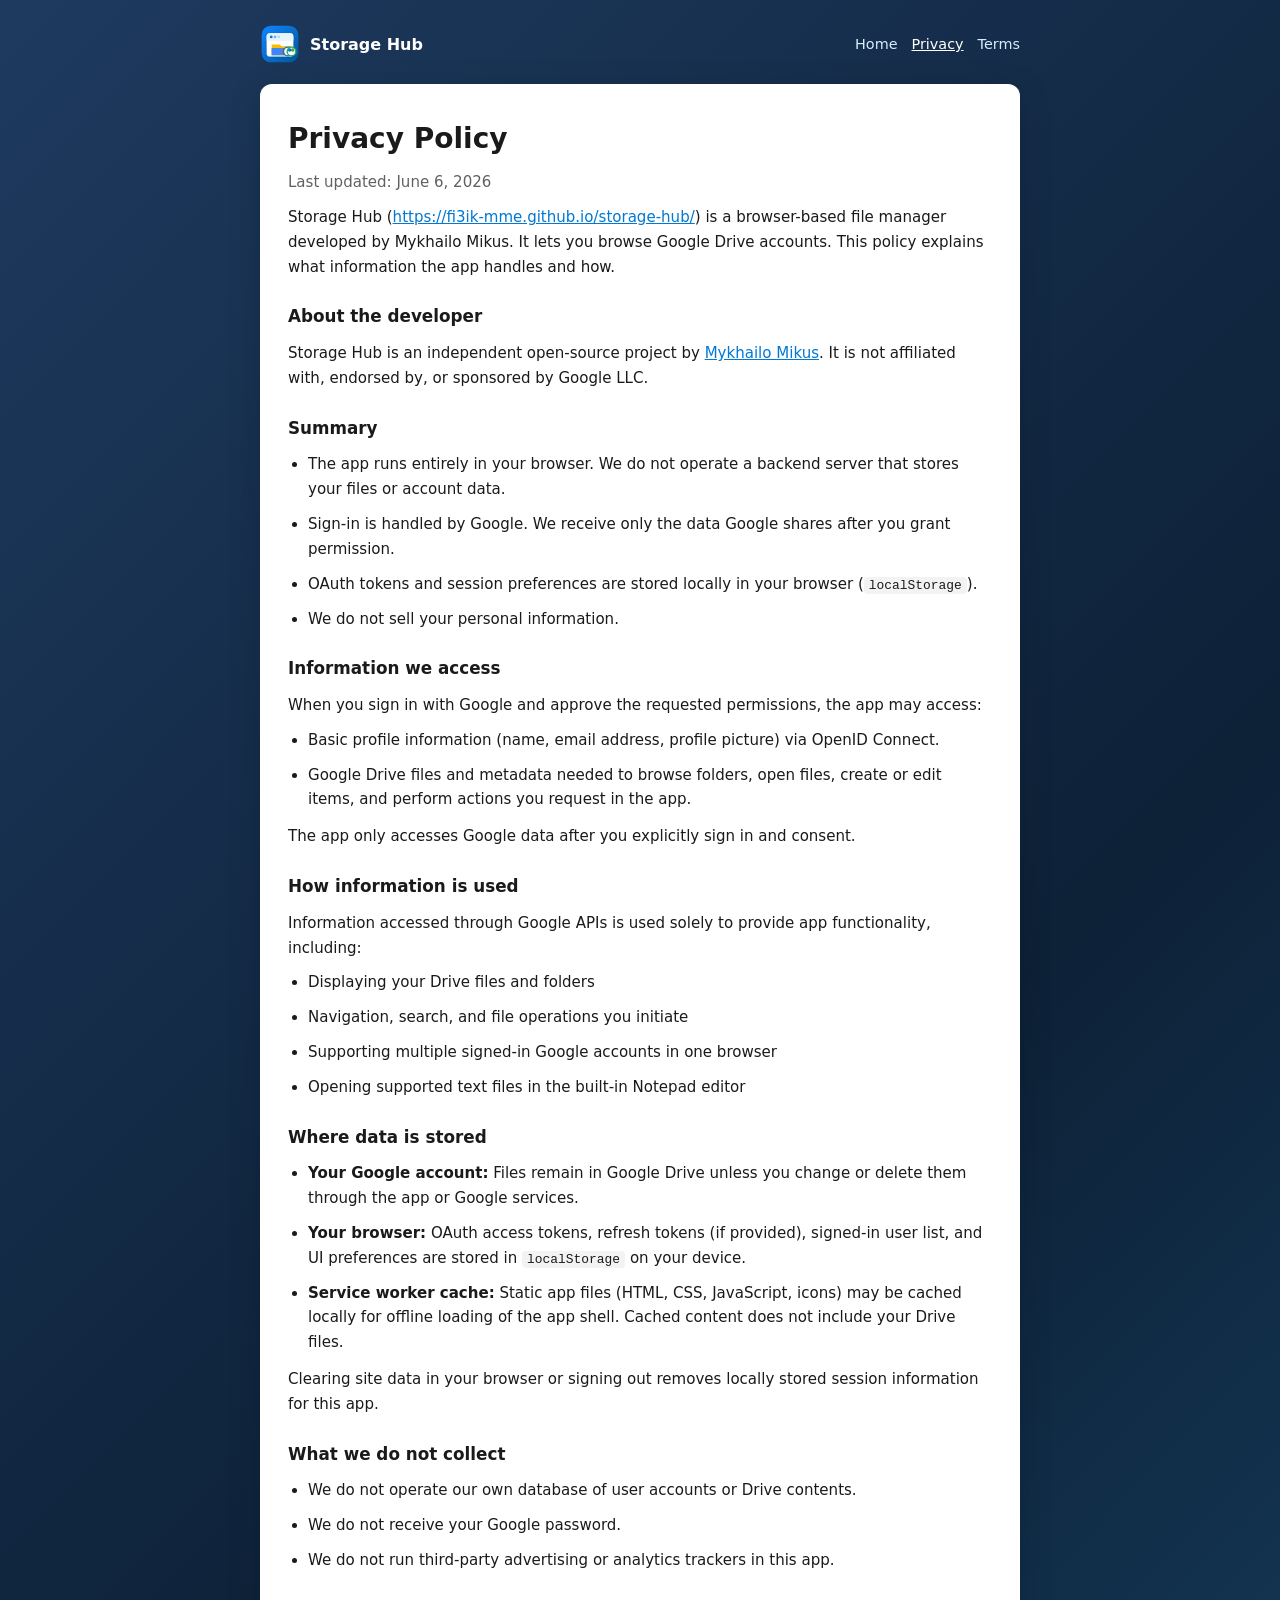
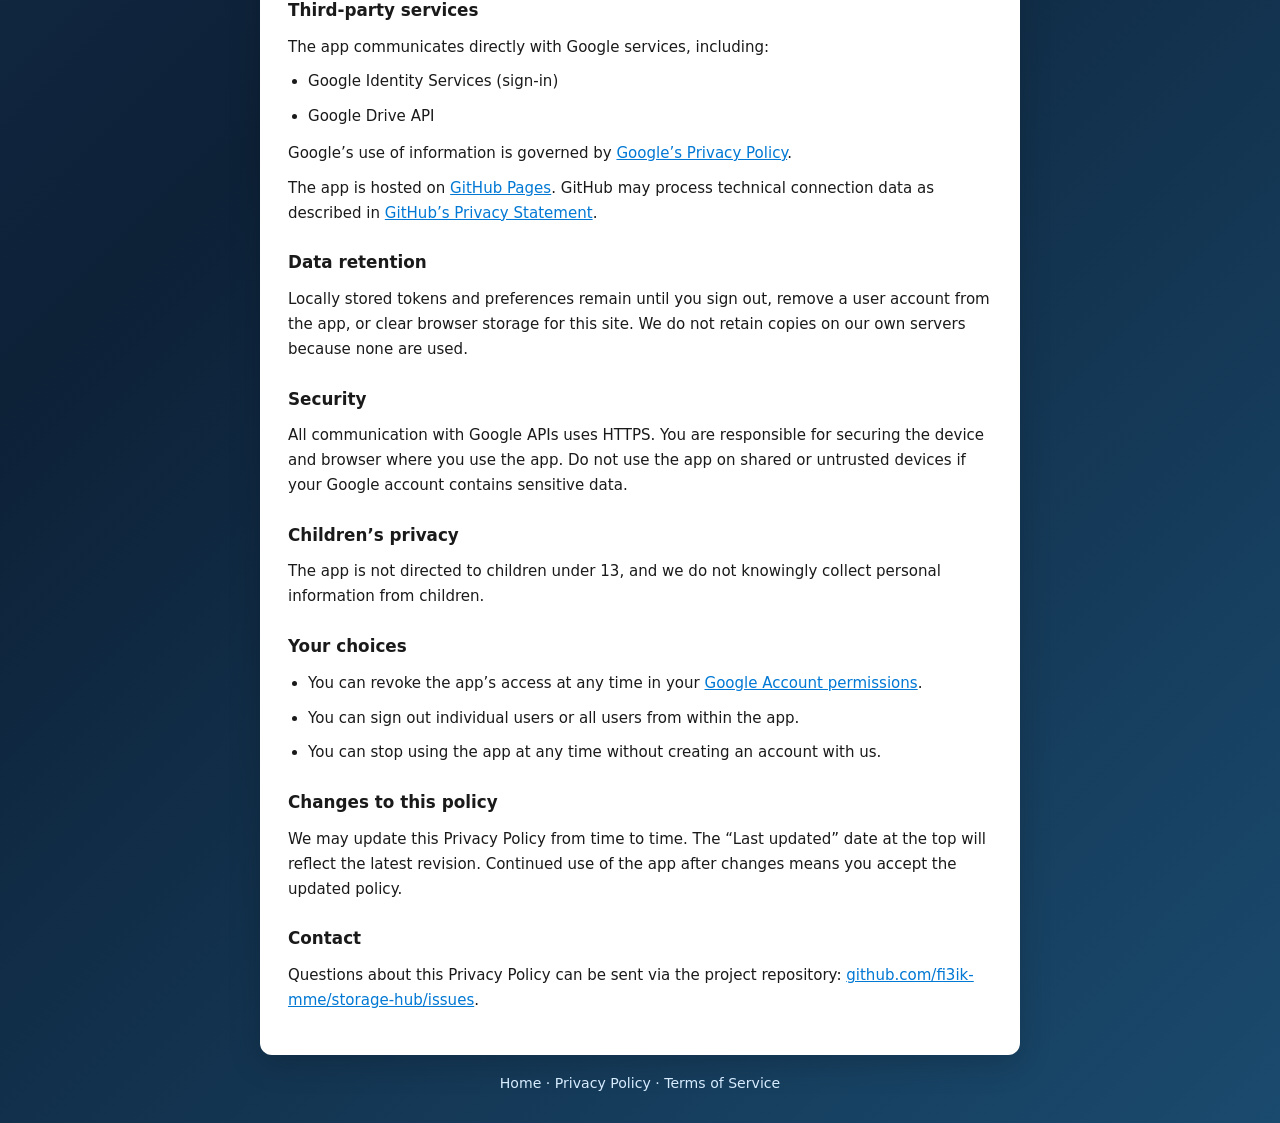
<file: privacy.html>
<!DOCTYPE html>
<html lang="en">
<head>
  <meta charset="UTF-8">
  <meta name="viewport" content="width=device-width, initial-scale=1.0, viewport-fit=cover">
  <meta name="theme-color" content="#0078d4">
  <meta name="google-site-verification" content="eNqApo7Us9h2GKVx8_t4RmmMv1CDldejNsnmMH7RjQ8">
  <script src="js/site-config.js"></script>
  <title>Privacy Policy — Storage Hub</title>
  <link rel="icon" href="assets/favicon-32.png" sizes="32x32" type="image/png">
  <link rel="icon" href="assets/favicon.svg" type="image/svg+xml">
  <link rel="stylesheet" href="css/style.css">
</head>
<body class="legal-page">
  <main class="legal-shell">
    <header class="legal-header">
      <a href="./" class="legal-brand">
        <img src="assets/logo.svg" width="40" height="40" alt="">
        <span>Storage Hub</span>
      </a>
      <nav class="legal-nav">
        <a href="./">Home</a>
        <a href="privacy.html" aria-current="page">Privacy</a>
        <a href="terms.html">Terms</a>
      </nav>
    </header>

    <article class="legal-card">
      <h1>Privacy Policy</h1>
      <p class="legal-meta">Last updated: June 6, 2026</p>

      <p>
        Storage Hub (<a href="https://fi3ik-mme.github.io/storage-hub/">https://fi3ik-mme.github.io/storage-hub/</a>)
        is a browser-based file manager developed by Mykhailo Mikus. It lets you browse Google Drive accounts.
        This policy explains what information the app handles and how.
      </p>

      <h2>About the developer</h2>
      <p>
        Storage Hub is an independent open-source project by
        <a href="https://github.com/fi3ik-mme">Mykhailo Mikus</a>.
        It is not affiliated with, endorsed by, or sponsored by Google LLC.
      </p>

      <h2>Summary</h2>
      <ul>
        <li>The app runs entirely in your browser. We do not operate a backend server that stores your files or account data.</li>
        <li>Sign-in is handled by Google. We receive only the data Google shares after you grant permission.</li>
        <li>OAuth tokens and session preferences are stored locally in your browser (<code>localStorage</code>).</li>
        <li>We do not sell your personal information.</li>
      </ul>

      <h2>Information we access</h2>
      <p>When you sign in with Google and approve the requested permissions, the app may access:</p>
      <ul>
        <li>Basic profile information (name, email address, profile picture) via OpenID Connect.</li>
        <li>Google Drive files and metadata needed to browse folders, open files, create or edit items, and perform actions you request in the app.</li>
      </ul>
      <p>The app only accesses Google data after you explicitly sign in and consent.</p>

      <h2>How information is used</h2>
      <p>Information accessed through Google APIs is used solely to provide app functionality, including:</p>
      <ul>
        <li>Displaying your Drive files and folders</li>
        <li>Navigation, search, and file operations you initiate</li>
        <li>Supporting multiple signed-in Google accounts in one browser</li>
        <li>Opening supported text files in the built-in Notepad editor</li>
      </ul>

      <h2>Where data is stored</h2>
      <ul>
        <li><strong>Your Google account:</strong> Files remain in Google Drive unless you change or delete them through the app or Google services.</li>
        <li><strong>Your browser:</strong> OAuth access tokens, refresh tokens (if provided), signed-in user list, and UI preferences are stored in <code>localStorage</code> on your device.</li>
        <li><strong>Service worker cache:</strong> Static app files (HTML, CSS, JavaScript, icons) may be cached locally for offline loading of the app shell. Cached content does not include your Drive files.</li>
      </ul>
      <p>Clearing site data in your browser or signing out removes locally stored session information for this app.</p>

      <h2>What we do not collect</h2>
      <ul>
        <li>We do not operate our own database of user accounts or Drive contents.</li>
        <li>We do not receive your Google password.</li>
        <li>We do not run third-party advertising or analytics trackers in this app.</li>
      </ul>

      <h2>Third-party services</h2>
      <p>The app communicates directly with Google services, including:</p>
      <ul>
        <li>Google Identity Services (sign-in)</li>
        <li>Google Drive API</li>
      </ul>
      <p>Google’s use of information is governed by <a href="https://policies.google.com/privacy" rel="noopener noreferrer">Google’s Privacy Policy</a>.</p>
      <p>The app is hosted on <a href="https://pages.github.com/" rel="noopener noreferrer">GitHub Pages</a>. GitHub may process technical connection data as described in <a href="https://docs.github.com/en/site-policy/privacy-policies/github-privacy-statement" rel="noopener noreferrer">GitHub’s Privacy Statement</a>.</p>

      <h2>Data retention</h2>
      <p>Locally stored tokens and preferences remain until you sign out, remove a user account from the app, or clear browser storage for this site. We do not retain copies on our own servers because none are used.</p>

      <h2>Security</h2>
      <p>All communication with Google APIs uses HTTPS. You are responsible for securing the device and browser where you use the app. Do not use the app on shared or untrusted devices if your Google account contains sensitive data.</p>

      <h2>Children’s privacy</h2>
      <p>The app is not directed to children under 13, and we do not knowingly collect personal information from children.</p>

      <h2>Your choices</h2>
      <ul>
        <li>You can revoke the app’s access at any time in your <a href="https://myaccount.google.com/permissions" rel="noopener noreferrer">Google Account permissions</a>.</li>
        <li>You can sign out individual users or all users from within the app.</li>
        <li>You can stop using the app at any time without creating an account with us.</li>
      </ul>

      <h2>Changes to this policy</h2>
      <p>We may update this Privacy Policy from time to time. The “Last updated” date at the top will reflect the latest revision. Continued use of the app after changes means you accept the updated policy.</p>

      <h2>Contact</h2>
      <p>
        Questions about this Privacy Policy can be sent via the project repository:
        <a href="https://github.com/fi3ik-mme/storage-hub/issues" rel="noopener noreferrer">github.com/fi3ik-mme/storage-hub/issues</a>.
      </p>
    </article>

    <footer class="legal-footer">
      <a href="./">Home</a>
      <span aria-hidden="true">·</span>
      <a href="privacy.html">Privacy Policy</a>
      <span aria-hidden="true">·</span>
      <a href="terms.html">Terms of Service</a>
    </footer>
  </main>
</body>
</html>
</file>
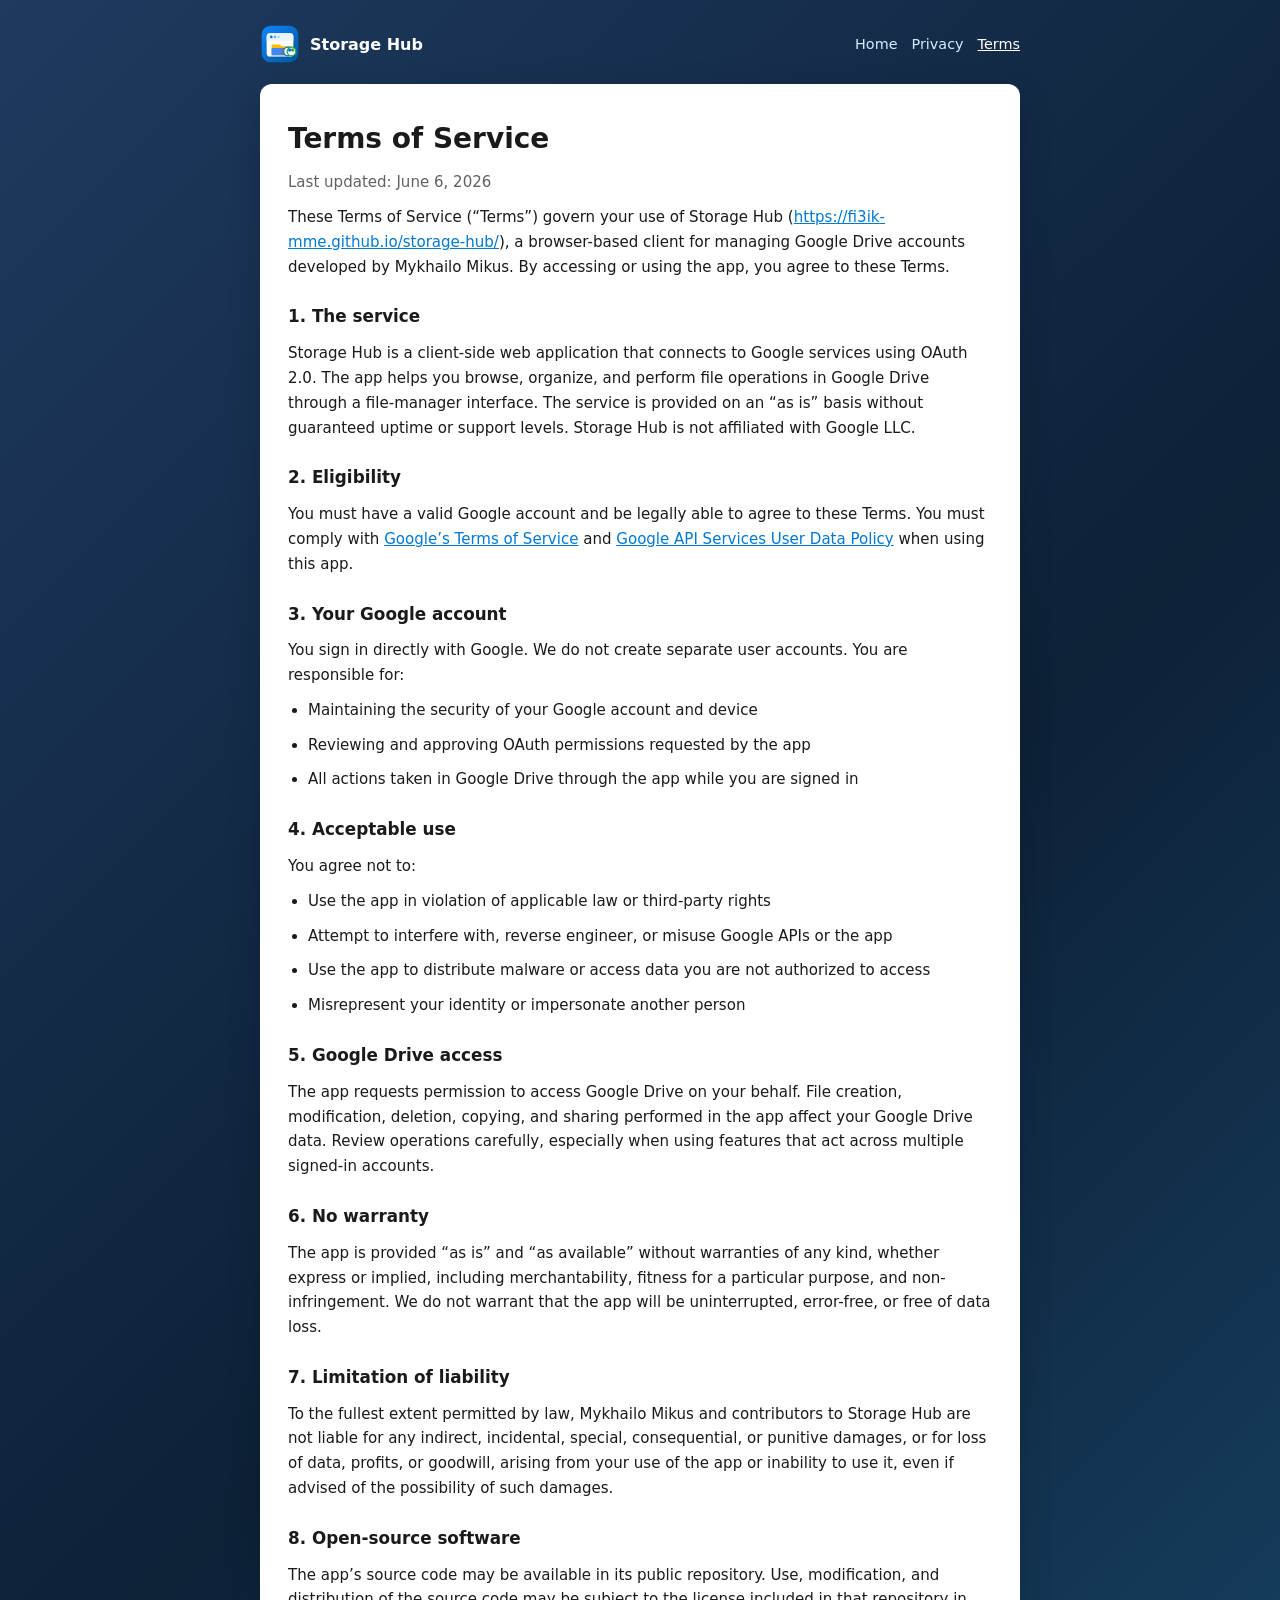
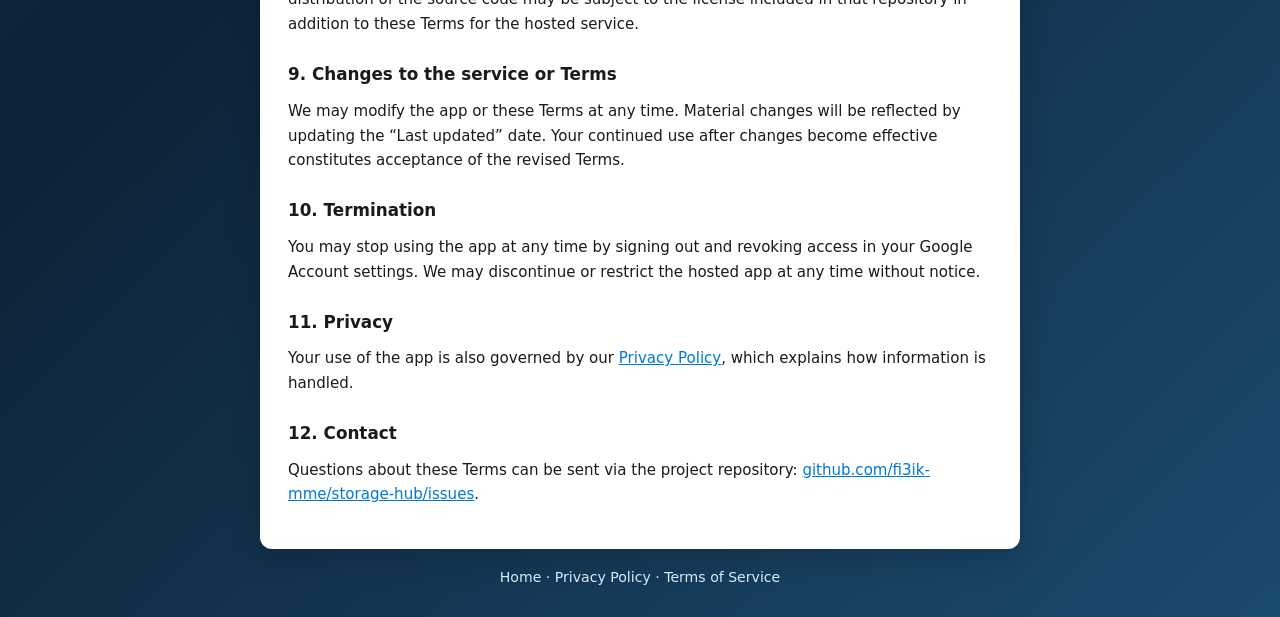
<file: terms.html>
<!DOCTYPE html>
<html lang="en">
<head>
  <meta charset="UTF-8">
  <meta name="viewport" content="width=device-width, initial-scale=1.0, viewport-fit=cover">
  <meta name="theme-color" content="#0078d4">
  <meta name="google-site-verification" content="eNqApo7Us9h2GKVx8_t4RmmMv1CDldejNsnmMH7RjQ8">
  <script src="js/site-config.js"></script>
  <title>Terms of Service — Storage Hub</title>
  <link rel="icon" href="assets/favicon-32.png" sizes="32x32" type="image/png">
  <link rel="icon" href="assets/favicon.svg" type="image/svg+xml">
  <link rel="stylesheet" href="css/style.css">
</head>
<body class="legal-page">
  <main class="legal-shell">
    <header class="legal-header">
      <a href="./" class="legal-brand">
        <img src="assets/logo.svg" width="40" height="40" alt="">
        <span>Storage Hub</span>
      </a>
      <nav class="legal-nav">
        <a href="./">Home</a>
        <a href="privacy.html">Privacy</a>
        <a href="terms.html" aria-current="page">Terms</a>
      </nav>
    </header>

    <article class="legal-card">
      <h1>Terms of Service</h1>
      <p class="legal-meta">Last updated: June 6, 2026</p>

      <p>
        These Terms of Service (“Terms”) govern your use of Storage Hub
        (<a href="https://fi3ik-mme.github.io/storage-hub/">https://fi3ik-mme.github.io/storage-hub/</a>),
        a browser-based client for managing Google Drive accounts developed by Mykhailo Mikus.
        By accessing or using the app, you agree to these Terms.
      </p>

      <h2>1. The service</h2>
      <p>
        Storage Hub is a client-side web application that connects to Google services using OAuth 2.0. The app helps you
        browse, organize, and perform file operations in Google Drive through a file-manager interface. The service is
        provided on an “as is” basis without guaranteed uptime or support levels. Storage Hub is not affiliated with Google LLC.
      </p>

      <h2>2. Eligibility</h2>
      <p>
        You must have a valid Google account and be legally able to agree to these Terms. You must comply with
        <a href="https://policies.google.com/terms" rel="noopener noreferrer">Google’s Terms of Service</a> and
        <a href="https://developers.google.com/terms/api-services-user-data-policy" rel="noopener noreferrer">Google API Services User Data Policy</a>
        when using this app.
      </p>

      <h2>3. Your Google account</h2>
      <p>
        You sign in directly with Google. We do not create separate user accounts. You are responsible for:
      </p>
      <ul>
        <li>Maintaining the security of your Google account and device</li>
        <li>Reviewing and approving OAuth permissions requested by the app</li>
        <li>All actions taken in Google Drive through the app while you are signed in</li>
      </ul>

      <h2>4. Acceptable use</h2>
      <p>You agree not to:</p>
      <ul>
        <li>Use the app in violation of applicable law or third-party rights</li>
        <li>Attempt to interfere with, reverse engineer, or misuse Google APIs or the app</li>
        <li>Use the app to distribute malware or access data you are not authorized to access</li>
        <li>Misrepresent your identity or impersonate another person</li>
      </ul>

      <h2>5. Google Drive access</h2>
      <p>
        The app requests permission to access Google Drive on your behalf. File creation, modification, deletion,
        copying, and sharing performed in the app affect your Google Drive data. Review operations carefully,
        especially when using features that act across multiple signed-in accounts.
      </p>

      <h2>6. No warranty</h2>
      <p>
        The app is provided “as is” and “as available” without warranties of any kind, whether express or implied,
        including merchantability, fitness for a particular purpose, and non-infringement. We do not warrant that the
        app will be uninterrupted, error-free, or free of data loss.
      </p>

      <h2>7. Limitation of liability</h2>
      <p>
        To the fullest extent permitted by law, Mykhailo Mikus and contributors to Storage Hub are not liable for any
        indirect, incidental, special, consequential, or punitive damages, or for loss of data, profits, or goodwill,
        arising from your use of the app or inability to use it, even if advised of the possibility of such damages.
      </p>

      <h2>8. Open-source software</h2>
      <p>
        The app’s source code may be available in its public repository. Use, modification, and distribution of the
        source code may be subject to the license included in that repository in addition to these Terms for the
        hosted service.
      </p>

      <h2>9. Changes to the service or Terms</h2>
      <p>
        We may modify the app or these Terms at any time. Material changes will be reflected by updating the
        “Last updated” date. Your continued use after changes become effective constitutes acceptance of the revised Terms.
      </p>

      <h2>10. Termination</h2>
      <p>
        You may stop using the app at any time by signing out and revoking access in your Google Account settings.
        We may discontinue or restrict the hosted app at any time without notice.
      </p>

      <h2>11. Privacy</h2>
      <p>
        Your use of the app is also governed by our
        <a href="privacy.html">Privacy Policy</a>, which explains how information is handled.
      </p>

      <h2>12. Contact</h2>
      <p>
        Questions about these Terms can be sent via the project repository:
        <a href="https://github.com/fi3ik-mme/storage-hub/issues" rel="noopener noreferrer">github.com/fi3ik-mme/storage-hub/issues</a>.
      </p>
    </article>

    <footer class="legal-footer">
      <a href="./">Home</a>
      <span aria-hidden="true">·</span>
      <a href="privacy.html">Privacy Policy</a>
      <span aria-hidden="true">·</span>
      <a href="terms.html">Terms of Service</a>
    </footer>
  </main>
</body>
</html>
</file>
<file: css/style.css>
*,
*::before,
*::after {
  box-sizing: border-box;
  margin: 0;
  padding: 0;
}

:root {
  --win-blue: #0078d4;
  --win-blue-dark: #005a9e;
  --win-bg: #f3f3f3;
  --win-border: #d1d1d1;
  --win-hover: #e5f3ff;
  --win-selected: #cce8ff;
  --win-text: #1a1a1a;
  --win-text-muted: #616161;
  --title-bar-bg: #f9f9f9;
  --sidebar-bg: #f9f9f9;
  --shadow: 0 8px 32px rgba(0, 0, 0, 0.18);
  --radius: 8px;
  --font: 'Segoe UI', system-ui, -apple-system, sans-serif;
}

body {
  font-family: var(--font);
  background: linear-gradient(135deg, #1e3a5f 0%, #0d2137 50%, #1a4a6e 100%);
  min-height: 100vh;
  display: flex;
  align-items: center;
  justify-content: center;
  color: var(--win-text);
}

.hidden {
  display: none !important;
}

/* ── Login screen ── */

.login-screen {
  display: flex;
  align-items: center;
  justify-content: center;
  min-height: 100vh;
  width: 100%;
}

.login-card {
  background: #fff;
  border-radius: 12px;
  padding: 48px 40px;
  text-align: center;
  box-shadow: var(--shadow);
  max-width: 420px;
  width: 90%;
}

.login-logo {
  margin-bottom: 16px;
}

.login-logo img {
  display: block;
  margin: 0 auto;
}

.window-logo {
  width: 18px;
  height: 18px;
  flex-shrink: 0;
  border-radius: 3px;
}

.login-card h1 {
  font-size: 1.5rem;
  font-weight: 600;
  margin-bottom: 4px;
}

.login-brand {
  font-size: 0.9rem;
  color: var(--win-text-muted);
  margin-bottom: 12px;
}

.login-about {
  margin-top: 16px;
  font-size: 0.75rem;
  color: var(--win-text-muted);
  line-height: 1.5;
}

.login-about a {
  color: var(--win-blue);
  text-decoration: none;
}

.login-about a:hover {
  text-decoration: underline;
}

.login-card p {
  color: var(--win-text-muted);
  font-size: 0.9rem;
  margin-bottom: 28px;
  line-height: 1.5;
}

.btn-primary {
  display: inline-flex;
  align-items: center;
  gap: 10px;
  background: var(--win-blue);
  color: #fff;
  border: none;
  border-radius: 6px;
  padding: 12px 28px;
  font-size: 0.95rem;
  font-weight: 500;
  cursor: pointer;
  transition: background 0.15s;
}

.btn-primary:hover {
  background: var(--win-blue-dark);
}

.login-error {
  margin-top: 16px;
  padding: 10px 12px;
  background: #fde7e9;
  color: #a80000;
  border-radius: 6px;
  font-size: 0.82rem;
  line-height: 1.4;
  text-align: left;
}

.login-hint {
  margin-top: 20px !important;
  font-size: 0.78rem !important;
}

.login-verify-notice {
  margin-top: 16px;
  padding: 12px 14px;
  background: #f5f9ff;
  border: 1px solid #cce4f7;
  border-radius: 8px;
  text-align: left;
  font-size: 0.78rem;
  line-height: 1.45;
  color: var(--win-text-muted);
}

.login-verify-notice summary {
  cursor: pointer;
  font-weight: 600;
  color: var(--win-blue-dark);
  list-style: none;
}

.login-verify-notice summary::-webkit-details-marker {
  display: none;
}

.login-verify-notice summary::before {
  content: '▸ ';
}

.login-verify-notice[open] summary::before {
  content: '▾ ';
}

.login-verify-notice ol {
  margin: 10px 0 0 18px;
  padding: 0;
}

.login-verify-notice li + li {
  margin-top: 6px;
}

/* ── Explorer window ── */

.explorer {
  width: 100%;
  height: 100vh;
  display: flex;
  align-items: center;
  justify-content: center;
  padding: 24px;
}

.window {
  background: #fff;
  border-radius: var(--radius);
  box-shadow: var(--shadow);
  width: 100%;
  max-width: 1100px;
  height: calc(100vh - 48px);
  display: flex;
  flex-direction: column;
  overflow: hidden;
  border: 1px solid var(--win-border);
}

/* Title bar */
.title-bar {
  display: flex;
  align-items: center;
  justify-content: space-between;
  background: var(--title-bar-bg);
  border-bottom: 1px solid var(--win-border);
  padding: 0 8px 0 12px;
  height: 36px;
  flex-shrink: 0;
  user-select: none;
}

.title-bar-left {
  display: flex;
  align-items: center;
  gap: 8px;
  font-size: 0.82rem;
}

.window-icon {
  font-size: 0.9rem;
}

.title-bar-controls {
  display: flex;
  gap: 2px;
}

.title-btn {
  width: 36px;
  height: 28px;
  border: none;
  background: transparent;
  font-size: 0.75rem;
  cursor: pointer;
  border-radius: 4px;
  color: var(--win-text);
}

.title-btn:hover {
  background: #e0e0e0;
}

.title-btn.close:hover {
  background: #e81123;
  color: #fff;
}

/* Ribbon */
.ribbon {
  display: flex;
  align-items: center;
  gap: 8px;
  padding: 6px 10px;
  border-bottom: 1px solid var(--win-border);
  background: #fff;
  flex-shrink: 0;
}

.nav-buttons,
.view-toggle {
  display: flex;
  gap: 2px;
}

.tool-btn {
  width: 32px;
  height: 32px;
  border: 1px solid transparent;
  background: transparent;
  border-radius: 4px;
  cursor: pointer;
  display: flex;
  align-items: center;
  justify-content: center;
  color: var(--win-text);
}

.tool-btn:hover:not(:disabled) {
  background: var(--win-hover);
  border-color: var(--win-border);
}

.tool-btn.active {
  background: var(--win-selected);
  border-color: #99d1ff;
}

.tool-btn:disabled {
  opacity: 0.35;
  cursor: default;
}

.address-bar {
  flex: 1;
  display: flex;
  align-items: center;
  gap: 6px;
  background: #fff;
  border: 1px solid var(--win-border);
  border-radius: 4px;
  padding: 4px 6px 4px 10px;
  min-height: 30px;
  overflow: hidden;
}

.address-copy-btn {
  flex-shrink: 0;
  width: 28px;
  height: 24px;
  border: none;
  background: transparent;
  border-radius: 4px;
  cursor: pointer;
  font-size: 0.85rem;
  opacity: 0.7;
}

.address-copy-btn:hover {
  background: var(--win-hover);
  opacity: 1;
}

.address-icon {
  font-size: 0.85rem;
  flex-shrink: 0;
}

.breadcrumbs {
  display: flex;
  align-items: center;
  gap: 2px;
  flex: 1;
  overflow: hidden;
  white-space: nowrap;
  font-size: 0.82rem;
}

.breadcrumb-item {
  color: var(--win-blue);
  cursor: pointer;
  padding: 2px 4px;
  border-radius: 3px;
}

.breadcrumb-item:hover {
  background: var(--win-hover);
  text-decoration: underline;
}

.breadcrumb-sep {
  color: var(--win-text-muted);
  font-size: 0.7rem;
  user-select: none;
}

.breadcrumb-current {
  color: var(--win-text);
  font-weight: 500;
  padding: 2px 4px;
}

/* Main area */
.main-area {
  display: flex;
  flex: 1;
  overflow: hidden;
}

/* Sidebar */
.sidebar {
  width: 260px;
  background: var(--sidebar-bg);
  border-right: 1px solid var(--win-border);
  display: flex;
  flex-direction: column;
  flex-shrink: 0;
  overflow: hidden;
}

.sidebar-section {
  padding: 12px 0;
  flex: 1;
}

.sidebar-tree-section {
  overflow-y: auto;
  min-height: 0;
  padding: 8px 0;
}

.sidebar-tree {
  list-style: none;
}

.tree-children {
  list-style: none;
}

.tree-level-1 {
  margin: 2px 0 4px 12px;
  padding-left: 8px;
  border-left: 1px solid var(--win-border);
}

.tree-level-2 {
  margin: 0 0 4px 10px;
  padding-left: 6px;
  border-left: 1px solid #ebebeb;
}

.tree-root-node,
.tree-user-node,
.tree-section-node,
.tree-folder-node {
  margin-bottom: 2px;
}

.tree-root-node.collapsed > .tree-level-1,
.tree-user-node.collapsed > .tree-level-2,
.tree-section-node.collapsed > .tree-level-3,
.tree-folder-node.collapsed > .tree-children {
  display: none;
}

.tree-row {
  display: flex;
  align-items: stretch;
  min-width: 0;
  border-radius: 4px;
  margin: 0 6px;
}

.tree-row:hover > .tree-toggle {
  color: var(--win-text);
}

.tree-row:hover > .sidebar-item:not(.active) {
  background: var(--win-hover);
}

.tree-row:focus-within {
  outline: 1px solid #c2e0f7;
  outline-offset: -1px;
}

.tree-row > .sidebar-item {
  flex: 1;
  min-width: 0;
  padding: 6px 10px 6px 4px !important;
  border-left-width: 3px;
}

.tree-toggle {
  width: 26px;
  min-height: 30px;
  flex-shrink: 0;
  border: none;
  background: transparent;
  color: var(--win-text-muted);
  cursor: pointer;
  padding: 0;
  display: flex;
  align-items: center;
  justify-content: center;
  border-radius: 4px;
  transition: background 0.12s ease, color 0.12s ease;
}

.tree-toggle:hover {
  background: rgba(0, 0, 0, 0.06);
  color: var(--win-text);
}

.tree-toggle:focus-visible {
  outline: 2px solid var(--win-blue);
  outline-offset: -2px;
}

.tree-chevron {
  width: 7px;
  height: 7px;
  border-right: 1.5px solid currentColor;
  border-bottom: 1.5px solid currentColor;
  transform: rotate(45deg);
  transition: transform 0.15s ease;
  margin-top: -2px;
}

.tree-toggle[aria-expanded="false"] .tree-chevron {
  transform: rotate(-45deg);
  margin-top: 0;
  margin-left: 2px;
}

.tree-toggle-spacer {
  width: 26px;
  flex-shrink: 0;
}

.tree-level-3,
.tree-level-folder {
  margin: 0 0 2px 10px;
  padding-left: 6px;
  border-left: 1px solid #ebebeb;
}

.tree-folder-item {
  padding-left: 4px !important;
  font-size: 0.78rem !important;
  gap: 6px !important;
}

.tree-folder-label,
.tree-file-label {
  overflow: hidden;
  text-overflow: ellipsis;
  white-space: nowrap;
}

.tree-file-item {
  padding-left: 4px !important;
  font-size: 0.76rem !important;
  gap: 6px !important;
  opacity: 0.9;
}

.tree-more-item {
  padding-left: 4px !important;
  font-size: 0.85rem !important;
  color: var(--win-blue) !important;
  font-weight: 600;
  letter-spacing: 0.1em;
}

.tree-more-item:hover {
  text-decoration: underline;
}

.tree-user-btn {
  align-items: flex-start !important;
}

.tree-user-info {
  display: flex;
  flex-direction: column;
  min-width: 0;
  flex: 1;
  gap: 2px;
}

.tree-user-quota {
  font-size: 0.68rem;
  color: var(--win-text-muted);
  line-height: 1.2;
  overflow: hidden;
  text-overflow: ellipsis;
  white-space: nowrap;
}

.tree-user-quota-reauth {
  color: var(--win-blue);
  cursor: pointer;
  text-decoration: underline;
}

.tree-child-item {
  font-size: 0.8rem !important;
  gap: 8px !important;
}

.tree-add-btn {
  margin-left: 32px;
  width: calc(100% - 44px);
}

.sidebar-item {
  display: flex;
  align-items: center;
  gap: 10px;
  width: 100%;
  padding: 8px 16px;
  border: none;
  background: transparent;
  font-size: 0.85rem;
  cursor: pointer;
  text-align: left;
  color: var(--win-text);
  border-left: 3px solid transparent;
}

.sidebar-item:hover {
  background: var(--win-hover);
}

.sidebar-item.active {
  background: var(--win-selected);
  border-left-color: var(--win-blue);
  font-weight: 500;
}

.sidebar-icon {
  font-size: 1rem;
}

.sidebar-add-btn {
  display: flex;
  align-items: center;
  gap: 10px;
  width: calc(100% - 24px);
  margin: 4px 12px 8px;
  padding: 8px 12px;
  border: 1px dashed var(--win-border);
  border-radius: 4px;
  background: transparent;
  font-size: 0.82rem;
  color: var(--win-blue);
  cursor: pointer;
  text-align: left;
}

.sidebar-add-btn:hover {
  background: var(--win-hover);
  border-color: var(--win-blue);
}

.user-drive-item {
  gap: 8px;
}

.sidebar-user-avatar {
  width: 22px;
  height: 22px;
  border-radius: 50%;
  flex-shrink: 0;
}

.local-drive-icon,
.local-storage-icon-wrap {
  width: 22px;
  height: 22px;
  display: inline-flex;
  align-items: center;
  justify-content: center;
  flex-shrink: 0;
}

.local-storage-icon {
  flex-shrink: 0;
  color: var(--win-blue);
}

.file-icon .local-storage-icon {
  width: 40px;
  height: 40px;
}

.file-icon-wrap--small .local-storage-icon {
  width: 20px;
  height: 20px;
}

.file-icon-wrap--tiny .local-storage-icon {
  width: 18px;
  height: 18px;
}

.sidebar-user-label {
  overflow: hidden;
  text-overflow: ellipsis;
  white-space: nowrap;
}

.user-drive-avatar {
  width: 48px;
  height: 48px;
  border-radius: 50%;
  object-fit: cover;
}

.list-icon .user-drive-avatar {
  width: 20px;
  height: 20px;
}

/* Content */
.content {
  flex: 1;
  overflow: auto;
  position: relative;
  background: #fff;
}

.loading {
  position: absolute;
  inset: 0;
  display: flex;
  flex-direction: column;
  align-items: center;
  justify-content: center;
  gap: 12px;
  background: rgba(255, 255, 255, 0.85);
  z-index: 10;
  font-size: 0.9rem;
  color: var(--win-text-muted);
}

.spinner {
  width: 32px;
  height: 32px;
  border: 3px solid var(--win-border);
  border-top-color: var(--win-blue);
  border-radius: 50%;
  animation: spin 0.7s linear infinite;
}

@keyframes spin {
  to { transform: rotate(360deg); }
}

.error-banner {
  background: #fde7e9;
  color: #a80000;
  padding: 10px 16px;
  font-size: 0.85rem;
  border-bottom: 1px solid #f1aeb5;
}

/* Grid view */
.file-grid {
  display: grid;
  grid-template-columns: repeat(auto-fill, minmax(100px, 1fr));
  gap: 4px;
  padding: 12px;
}

.file-item {
  display: flex;
  flex-direction: column;
  align-items: center;
  padding: 10px 6px;
  border-radius: 4px;
  cursor: pointer;
  user-select: none;
  text-align: center;
  border: 1px solid transparent;
  position: relative;
  -webkit-touch-callout: none;
}

.file-item:hover {
  background: var(--win-hover);
  border-color: #c2e0f7;
}

.file-item.selected {
  background: var(--win-selected);
  border-color: #99d1ff;
}

.file-item--pending {
  opacity: 0.82;
}

.file-item--pending-syncing,
.file-item--pending-saving,
.file-item--pending-moving,
.file-item--pending-kind-delete.file-item--pending-syncing {
  border-color: #f5d66b;
  background: #fffbe6;
}

.file-item--pending-kind-delete.file-item--pending-syncing {
  border-color: #f4a4a4;
  background: #fff5f5;
}

.file-item--pending-pending {
  border-color: #99c2ff;
  background: #eef5ff;
}

.file-item--pending-kind-delete.file-item--pending-pending {
  border-color: #f4a4a4;
  background: #fff5f5;
}

.file-item--pending-error {
  border-color: #f5a8a8;
  background: #fff1f1;
}

.file-pending-badge {
  display: block;
  margin-top: 4px;
  font-size: 0.68rem;
  line-height: 1.2;
  color: var(--win-text-muted);
}

.file-pending-badge--syncing,
.file-pending-badge--saving,
.file-pending-badge--moving {
  color: #9a6700;
}

.file-item--pending-kind-delete .file-pending-badge--syncing,
.file-item--pending-kind-delete .file-pending-badge--pending {
  color: #b42318;
}

.file-pending-badge--pending {
  color: #175cd3;
}

.file-pending-badge--error {
  color: #b42318;
}

.list-row.file-item--pending-syncing,
.list-row.file-item--pending-saving,
.list-row.file-item--pending-moving {
  background: #fffbe6;
}

.list-row.file-item--pending-kind-delete.file-item--pending-syncing,
.list-row.file-item--pending-kind-delete.file-item--pending-pending {
  background: #fff5f5;
}

.list-row.file-item--pending-pending {
  background: #eef5ff;
}

.list-row.file-item--pending-error {
  background: #fff1f1;
}

.file-item.drag-source,
.list-row.drag-source {
  opacity: 0.55;
}

.file-item.drop-target-active,
.list-row.drop-target-active,
.sidebar-item.drop-target-active {
  background: var(--win-selected);
  outline: 2px dashed var(--win-blue);
  outline-offset: -2px;
}

.file-icon {
  width: 48px;
  height: 48px;
  margin-bottom: 6px;
  display: flex;
  align-items: center;
  justify-content: center;
  position: relative;
}

.file-icon .file-icon-shell {
  width: 100%;
  height: 100%;
}

.file-icon-shell {
  position: relative;
  display: inline-flex;
  align-items: center;
  justify-content: center;
  box-sizing: border-box;
}

.file-icon-shell__content {
  display: inline-flex;
  align-items: center;
  justify-content: center;
}

.file-icon-progress {
  position: absolute;
  left: 2px;
  right: 2px;
  bottom: 0;
  height: 4px;
  border-radius: 999px;
  background: rgba(0, 0, 0, 0.12);
  overflow: hidden;
  pointer-events: none;
}

.file-icon-shell.file-icon-wrap--small .file-icon-progress,
.file-icon-shell.file-icon-wrap--tiny .file-icon-progress {
  height: 3px;
  left: 0;
  right: 0;
}

.file-icon-progress__bar {
  display: block;
  height: 100%;
  width: 0;
  border-radius: inherit;
  background: linear-gradient(90deg, #0078d4, #00a2ed);
  transition: width 0.2s linear;
}

.file-item--pending-syncing .file-icon-progress__bar,
.file-item--pending-saving .file-icon-progress__bar,
.file-item--pending-moving .file-icon-progress__bar {
  background: linear-gradient(90deg, #b78103, #f5d66b);
}

.file-item--pending-pending .file-icon-progress__bar {
  background: linear-gradient(90deg, #175cd3, #84caff);
}

.file-item--pending-kind-delete .file-icon-progress {
  height: 5px;
  background: rgba(180, 35, 24, 0.16);
}

.file-item--pending-kind-delete .file-icon-progress__bar {
  min-width: 14%;
  background: linear-gradient(90deg, #b42318, #f97066);
}

.file-item--pending-kind-delete.file-item--pending-pending .file-icon-progress__bar {
  background: linear-gradient(90deg, #912018, #fda29b);
}

.list-icon .file-icon-shell {
  width: 20px;
  height: 20px;
}

.sidebar-icon .file-icon-shell {
  width: 18px;
  height: 18px;
}

.file-icon-wrap {
  position: relative;
  width: 48px;
  height: 48px;
  display: flex;
  align-items: center;
  justify-content: center;
}

.file-icon-wrap--small {
  width: 20px;
  height: 20px;
}

.file-icon-wrap--tiny {
  width: 18px;
  height: 18px;
}

.file-type-fallback {
  font-size: 2.2rem;
  line-height: 1;
}

.file-icon-wrap--small .file-type-fallback,
.file-icon-wrap--tiny .file-type-fallback {
  font-size: 1rem;
}

.file-icon-wrap img {
  position: absolute;
  inset: 0;
  width: 100%;
  height: 100%;
  object-fit: contain;
  opacity: 0;
  transition: opacity 0.15s ease;
}

.file-icon-wrap img.loaded {
  opacity: 1;
}

.file-name {
  font-size: 0.78rem;
  line-height: 1.3;
  word-break: break-word;
  max-width: 90px;
  display: -webkit-box;
  -webkit-line-clamp: 2;
  -webkit-box-orient: vertical;
  overflow: hidden;
}

.file-quota {
  font-size: 0.65rem;
  color: var(--win-text-muted);
  margin-top: 3px;
  max-width: 90px;
  line-height: 1.2;
  word-break: break-word;
}

/* List view */
.file-list {
  display: flex;
  flex-direction: column;
  height: 100%;
}

.list-header {
  display: grid;
  grid-template-columns: 1fr 140px 90px 120px;
  padding: 6px 16px;
  font-size: 0.78rem;
  font-weight: 600;
  color: var(--win-text-muted);
  border-bottom: 1px solid var(--win-border);
  background: var(--sidebar-bg);
  position: sticky;
  top: 0;
  z-index: 2;
}

.list-body {
  flex: 1;
}

.list-row {
  display: grid;
  grid-template-columns: 1fr 140px 90px 120px auto;
  padding: 4px 16px;
  font-size: 0.82rem;
  cursor: pointer;
  align-items: center;
  border: 1px solid transparent;
  -webkit-touch-callout: none;
}

.list-row:hover {
  background: var(--win-hover);
}

.list-row.selected {
  background: var(--win-selected);
  border-color: #99d1ff;
}

.list-row .col-name {
  display: flex;
  align-items: center;
  gap: 8px;
  overflow: hidden;
}

.list-row .col-name span {
  overflow: hidden;
  text-overflow: ellipsis;
  white-space: nowrap;
}

.list-name-text {
  min-width: 0;
}

.list-icon {
  font-size: 1.1rem;
  flex-shrink: 0;
}

.list-icon .file-icon-wrap,
.list-icon .file-type-fallback {
  display: flex;
  align-items: center;
  justify-content: center;
}

/* Empty state */
.empty-state {
  display: flex;
  flex-direction: column;
  align-items: center;
  justify-content: center;
  height: 100%;
  color: var(--win-text-muted);
  gap: 8px;
}

.empty-icon {
  font-size: 3rem;
  opacity: 0.5;
}

/* Status bar */
.status-bar {
  display: flex;
  justify-content: space-between;
  padding: 4px 12px;
  font-size: 0.75rem;
  color: var(--win-text-muted);
  border-top: 1px solid var(--win-border);
  background: var(--sidebar-bg);
  flex-shrink: 0;
}

/* Context menu */
.context-menu {
  position: fixed;
  z-index: 1000;
  min-width: 210px;
  background: #fff;
  border: 1px solid var(--win-border);
  border-radius: 6px;
  box-shadow: 0 4px 16px rgba(0, 0, 0, 0.18);
  padding: 4px 0;
  font-size: 0.82rem;
}

.ctx-item {
  display: flex;
  align-items: center;
  gap: 8px;
  width: 100%;
  padding: 7px 14px;
  border: none;
  background: transparent;
  text-align: left;
  cursor: pointer;
  color: var(--win-text);
}

.ctx-item:hover:not(:disabled) {
  background: var(--win-hover);
}

.ctx-item:disabled {
  opacity: 0.4;
  cursor: default;
}

.ctx-icon {
  width: 18px;
  text-align: center;
  flex-shrink: 0;
}

.ctx-label {
  flex: 1;
}

.ctx-shortcut {
  color: var(--win-text-muted);
  font-size: 0.72rem;
}

.ctx-sep {
  height: 1px;
  background: var(--win-border);
  margin: 4px 0;
}

.ctx-header {
  padding: 6px 14px 4px;
  font-size: 0.68rem;
  font-weight: 600;
  letter-spacing: 0.03em;
  text-transform: uppercase;
  color: var(--win-text-muted);
}

.context-menu-backdrop {
  position: fixed;
  inset: 0;
  z-index: 999;
  background: rgba(0, 0, 0, 0.45);
}

.context-menu--sheet {
  left: 0 !important;
  right: 0 !important;
  top: auto !important;
  bottom: 0;
  min-width: 0;
  max-width: none;
  width: 100%;
  border-radius: 16px 16px 0 0;
  padding: 0;
  border: none;
  box-shadow: 0 -8px 32px rgba(0, 0, 0, 0.22);
  animation: ctx-sheet-in 0.22s ease-out;
}

@keyframes ctx-sheet-in {
  from { transform: translateY(100%); }
  to { transform: translateY(0); }
}

.ctx-sheet-header {
  display: flex;
  align-items: center;
  justify-content: space-between;
  gap: 12px;
  padding: 14px 16px 10px;
  border-bottom: 1px solid var(--win-border);
  background: var(--sidebar-bg);
}

.ctx-sheet-title {
  font-weight: 600;
  font-size: 0.95rem;
  overflow: hidden;
  text-overflow: ellipsis;
  white-space: nowrap;
}

.ctx-sheet-close {
  flex-shrink: 0;
  width: 36px;
  height: 36px;
  border: none;
  border-radius: 50%;
  background: #e8e8e8;
  cursor: pointer;
  font-size: 0.9rem;
}

.ctx-sheet-body {
  max-height: min(60dvh, 420px);
  overflow-y: auto;
  padding: 4px 0 calc(8px + env(safe-area-inset-bottom, 0));
  -webkit-overflow-scrolling: touch;
}

body.ctx-open {
  overflow: hidden;
}

.item-more-btn {
  display: none;
  align-items: center;
  justify-content: center;
  flex-shrink: 0;
  width: 40px;
  height: 40px;
  border: none;
  border-radius: 50%;
  background: transparent;
  color: var(--win-text-muted);
  cursor: pointer;
}

.item-more-btn:active,
.item-more-btn:hover {
  background: rgba(0, 0, 0, 0.06);
  color: var(--win-blue);
}

.tree-item-more {
  margin-left: auto;
  width: 36px;
  height: 36px;
}

.empty-hint {
  margin-top: 8px;
  font-size: 0.82rem;
  color: var(--win-text-muted);
  text-align: center;
  max-width: 240px;
}

/* Notepad */
body.notepad-page {
  display: block;
  margin: 0;
  min-height: 100vh;
  min-height: 100dvh;
  background: #f0f0f0;
  overflow: hidden;
  font-family: var(--font);
  color: var(--win-text);
}

.notepad-page .notepad-shell {
  display: flex;
  flex-direction: column;
  min-height: 100vh;
  min-height: 100dvh;
  height: 100vh;
  height: 100dvh;
}

.notepad-page .notepad-window {
  flex: 1;
  display: flex;
  flex-direction: column;
  width: 100%;
  height: 100%;
  max-width: none;
  max-height: none;
  background: #fff;
  border: none;
  border-radius: 0;
  box-shadow: none;
  overflow: hidden;
}

.notepad-page .notepad-titlebar {
  display: flex;
  align-items: center;
  justify-content: space-between;
  height: 36px;
  padding: env(safe-area-inset-top, 0) 4px 0 12px;
  background: var(--title-bar-bg);
  border-bottom: 1px solid var(--win-border);
  flex-shrink: 0;
  user-select: none;
}

.notepad-page .title-bar-left {
  display: flex;
  align-items: center;
  gap: 8px;
  min-width: 0;
  flex: 1;
}

.notepad-page .notepad-app-icon {
  flex-shrink: 0;
  color: var(--win-blue);
}

.notepad-page .title-bar-controls {
  display: flex;
  gap: 2px;
  flex-shrink: 0;
}

.notepad-page .title-btn {
  width: 36px;
  height: 28px;
  border: none;
  background: transparent;
  font-size: 0.75rem;
  cursor: pointer;
  border-radius: 4px;
  color: var(--win-text);
  transition: background 0.12s ease;
}

.notepad-page .title-btn:hover:not(:disabled) {
  background: #e0e0e0;
}

.notepad-page .title-btn.close:hover:not(:disabled) {
  background: #e81123;
  color: #fff;
}

.notepad-page .title-btn:disabled {
  opacity: 0.45;
  cursor: default;
}

.notepad-page .notepad-title {
  font-size: 0.82rem;
  font-weight: 400;
  overflow: hidden;
  text-overflow: ellipsis;
  white-space: nowrap;
}

.notepad-page .notepad-menubar {
  display: flex;
  gap: 2px;
  background: #fff;
  border-bottom: 1px solid #ebebeb;
  padding: 2px 6px;
  font-size: 0.78rem;
  flex-shrink: 0;
}

.notepad-page .notepad-toolbar {
  display: flex;
  align-items: center;
  gap: 4px;
  padding: 6px 10px;
  background: #fafafa;
  border-bottom: 1px solid var(--win-border);
  flex-shrink: 0;
}

.notepad-page .notepad-tool-btn {
  display: inline-flex;
  align-items: center;
  gap: 6px;
  padding: 5px 12px;
  border: 1px solid var(--win-border);
  border-radius: 4px;
  background: #fff;
  font-family: inherit;
  font-size: 0.78rem;
  color: var(--win-text);
  cursor: pointer;
  transition: background 0.12s ease, border-color 0.12s ease;
}

.notepad-page .notepad-tool-btn:hover {
  background: var(--win-hover);
  border-color: #99d1ff;
}

.notepad-page .notepad-tool-btn--primary {
  background: var(--win-blue);
  border-color: var(--win-blue-dark);
  color: #fff;
}

.notepad-page .notepad-tool-btn--primary:hover {
  background: var(--win-blue-dark);
  border-color: var(--win-blue-dark);
}

.notepad-page .notepad-tool-btn:disabled {
  opacity: 0.45;
  cursor: default;
}

.notepad-page .notepad-tool-btn:disabled:hover {
  background: #fff;
  border-color: var(--win-border);
}

.notepad-page .notepad-tool-btn--toggle.active {
  background: var(--win-selected);
  border-color: #99d1ff;
  font-weight: 600;
}

.notepad-page .notepad-toolbar-sep {
  width: 1px;
  height: 20px;
  background: var(--win-border);
  margin: 0 4px;
}

.notepad-page .notepad-find-bar {
  display: flex;
  flex-wrap: wrap;
  align-items: center;
  gap: 8px 12px;
  padding: 8px 12px;
  background: #f9f9f9;
  border-bottom: 1px solid var(--win-border);
  flex-shrink: 0;
}

.notepad-page .notepad-find-bar.hidden {
  display: none !important;
}

.notepad-page .notepad-find-row {
  display: flex;
  flex-wrap: wrap;
  align-items: center;
  gap: 8px 12px;
  flex: 1;
  min-width: 200px;
}

.notepad-page .notepad-find-field {
  display: inline-flex;
  align-items: center;
  gap: 8px;
  min-width: 0;
}

.notepad-page .notepad-find-label {
  font-size: 0.78rem;
  color: var(--win-text-muted);
  flex-shrink: 0;
}

.notepad-page .notepad-find-input {
  width: min(220px, 36vw);
  padding: 5px 8px;
  border: 1px solid var(--win-border);
  border-radius: 4px;
  font-family: inherit;
  font-size: 0.82rem;
  background: #fff;
}

.notepad-page .notepad-find-input:focus {
  outline: none;
  border-color: var(--win-blue);
  box-shadow: 0 0 0 1px var(--win-blue);
}

.notepad-page .notepad-find-actions {
  display: flex;
  align-items: center;
  gap: 4px;
  flex-wrap: wrap;
}

.notepad-page .notepad-find-btn {
  padding: 4px 10px;
  border: 1px solid var(--win-border);
  border-radius: 4px;
  background: #fff;
  font-family: inherit;
  font-size: 0.78rem;
  cursor: pointer;
  color: var(--win-text);
}

.notepad-page .notepad-find-btn:hover {
  background: var(--win-hover);
  border-color: #99d1ff;
}

.notepad-page .notepad-find-btn--close {
  min-width: 28px;
  padding: 4px 6px;
}

.notepad-page .notepad-find-status {
  font-size: 0.75rem;
  color: var(--win-text-muted);
  margin-left: auto;
  min-width: 72px;
  text-align: right;
}

.notepad-page .notepad-find-bar:not(.notepad-find-bar--replace) .notepad-find-field--replace,
.notepad-page .notepad-find-bar:not(.notepad-find-bar--replace) .notepad-find-btn--replace {
  display: none;
}

.notepad-page .notepad-banner {
  padding: 8px 14px;
  font-size: 0.78rem;
  background: #fff4ce;
  border-bottom: 1px solid #f5e6a8;
  color: #7a5c00;
  flex-shrink: 0;
}

.notepad-page .notepad-banner--error {
  background: #fde7e9;
  border-bottom-color: #f1aeb5;
  color: #a80000;
}

.notepad-page .notepad-menu {
  position: relative;
}

.notepad-page .notepad-menu-label {
  display: block;
  padding: 4px 10px;
  border-radius: 3px;
  cursor: default;
  user-select: none;
  transition: background 0.1s ease;
}

.notepad-page .notepad-menu:hover .notepad-menu-label,
.notepad-page .notepad-menu.open .notepad-menu-label {
  background: var(--win-hover);
}

.notepad-page .notepad-menu-dropdown {
  display: none;
  position: absolute;
  top: 100%;
  left: 0;
  min-width: 220px;
  background: #fff;
  border: 1px solid var(--win-border);
  border-radius: 6px;
  box-shadow: 0 6px 20px rgba(0, 0, 0, 0.14);
  padding: 4px 0;
  z-index: 10;
}

.notepad-page .notepad-menu.open .notepad-menu-dropdown {
  display: block;
}

.notepad-page .notepad-menu-dropdown button {
  display: flex;
  align-items: center;
  justify-content: space-between;
  width: 100%;
  padding: 7px 16px;
  border: none;
  background: transparent;
  text-align: left;
  cursor: pointer;
  font-size: 0.8rem;
  color: var(--win-text);
  transition: background 0.1s ease;
}

.notepad-page .notepad-menu-dropdown button:hover,
.notepad-page .notepad-menu-dropdown button:focus-visible {
  background: var(--win-hover);
  outline: none;
}

.notepad-page .notepad-menu-dropdown button.active {
  font-weight: 600;
}

.notepad-page .notepad-menu-dropdown button.active::before {
  content: '✓ ';
}

.notepad-page .notepad-menu-sep {
  height: 1px;
  background: var(--win-border);
  margin: 4px 8px;
}

.notepad-page .notepad-kbd {
  color: var(--win-text-muted);
  font-size: 0.72rem;
  margin-left: 24px;
  font-family: var(--font);
}

.notepad-page .notepad-editor-area {
  flex: 1;
  min-height: 0;
  position: relative;
  display: flex;
  flex-direction: column;
  background: #fff;
}

.notepad-page .notepad-loading {
  position: absolute;
  inset: 0;
  z-index: 2;
  display: flex;
  flex-direction: column;
  align-items: center;
  justify-content: center;
  gap: 12px;
  background: rgba(255, 255, 255, 0.88);
  font-size: 0.85rem;
  color: var(--win-text-muted);
}

.notepad-page .notepad-loading-spinner {
  width: 28px;
  height: 28px;
  border: 3px solid #e8e8e8;
  border-top-color: var(--win-blue);
  border-radius: 50%;
  animation: notepad-spin 0.7s linear infinite;
}

@keyframes notepad-spin {
  to { transform: rotate(360deg); }
}

.notepad-page .notepad-editor {
  flex: 1;
  width: 100%;
  min-height: 0;
  border: none;
  outline: none;
  resize: none;
  padding: 12px 16px;
  font: 14px/1.5 'Cascadia Mono', 'Consolas', 'Lucida Console', 'Courier New', monospace;
  color: #1a1a1a;
  background: #fff;
  white-space: pre;
  overflow: auto;
  tab-size: 4;
  -moz-tab-size: 4;
  caret-color: var(--win-blue);
}

.notepad-page .notepad-editor::selection {
  background: #cce8ff;
}

.notepad-page .notepad-editor:disabled {
  color: var(--win-text-muted);
  cursor: wait;
}

.notepad-page .notepad-editor--wrap {
  white-space: pre-wrap;
  word-wrap: break-word;
  overflow-wrap: break-word;
}

.notepad-page .notepad-editor::-webkit-scrollbar {
  width: 10px;
  height: 10px;
}

.notepad-page .notepad-editor::-webkit-scrollbar-thumb {
  background: #c4c4c4;
  border-radius: 5px;
  border: 2px solid #fff;
}

.notepad-page .notepad-editor::-webkit-scrollbar-thumb:hover {
  background: #a8a8a8;
}

.notepad-page .notepad-statusbar {
  display: flex;
  align-items: center;
  justify-content: space-between;
  gap: 12px;
  min-height: 24px;
  padding: 3px 12px;
  padding-bottom: calc(3px + env(safe-area-inset-bottom, 0));
  font-size: 0.72rem;
  background: #f0f0f0;
  border-top: 1px solid #d9d9d9;
  flex-shrink: 0;
  color: var(--win-text-muted);
  user-select: none;
}

.notepad-page #notepad-modified {
  min-width: 12px;
  font-weight: 700;
  color: #c42b1c;
}

.notepad-page #notepad-status {
  flex: 1;
  text-align: center;
  color: var(--win-blue);
  overflow: hidden;
  text-overflow: ellipsis;
  white-space: nowrap;
}

.notepad-page #notepad-position {
  flex-shrink: 0;
  font-variant-numeric: tabular-nums;
}

#notepad-status {
  flex: 1;
  text-align: center;
  color: var(--win-blue);
}

.notepad-dialog {
  position: fixed;
  inset: 0;
  z-index: 1002;
  background: rgba(0, 0, 0, 0.4);
  display: flex;
  align-items: center;
  justify-content: center;
  padding: 24px;
}

.notepad-window {
  background: #fff;
  border: 1px solid var(--win-border);
  border-radius: 8px;
  box-shadow: var(--shadow);
  width: min(900px, 96vw);
  height: min(640px, 90vh);
  display: flex;
  flex-direction: column;
  overflow: hidden;
}

.notepad-titlebar {
  display: flex;
  align-items: center;
  justify-content: space-between;
  padding: 8px 12px;
  background: var(--title-bar-bg);
  border-bottom: 1px solid var(--win-border);
  font-size: 0.85rem;
  font-weight: 600;
  flex-shrink: 0;
}

.notepad-title {
  overflow: hidden;
  text-overflow: ellipsis;
  white-space: nowrap;
}

.notepad-close {
  border: none;
  background: transparent;
  cursor: pointer;
  padding: 4px 8px;
  border-radius: 4px;
}

.notepad-close:hover {
  background: #e0e0e0;
}

.notepad-menubar {
  display: flex;
  gap: 2px;
  padding: 4px 6px;
  border-bottom: 1px solid var(--win-border);
  background: #fafafa;
  font-size: 0.8rem;
  flex-shrink: 0;
}

.notepad-menu {
  position: relative;
}

.notepad-menu-label {
  display: block;
  padding: 4px 10px;
  border-radius: 3px;
  cursor: default;
  user-select: none;
}

.notepad-menu:hover .notepad-menu-label,
.notepad-menu.open .notepad-menu-label {
  background: var(--win-hover);
}

.notepad-menu-dropdown {
  display: none;
  position: absolute;
  top: 100%;
  left: 0;
  min-width: 220px;
  background: #fff;
  border: 1px solid var(--win-border);
  border-radius: 6px;
  box-shadow: 0 6px 20px rgba(0, 0, 0, 0.14);
  padding: 4px 0;
  z-index: 10;
}

.notepad-menu.open .notepad-menu-dropdown {
  display: block;
}

.notepad-menu-dropdown button {
  display: flex;
  align-items: center;
  justify-content: space-between;
  width: 100%;
  padding: 7px 16px;
  border: none;
  background: transparent;
  text-align: left;
  cursor: pointer;
  font-size: 0.8rem;
}

.notepad-menu-dropdown button:hover,
.notepad-menu-dropdown button:focus-visible {
  background: var(--win-hover);
  outline: none;
}

.notepad-menu-dropdown button.active {
  font-weight: 600;
}

.notepad-menu-dropdown button.active::before {
  content: '✓ ';
}

.notepad-menu-sep {
  height: 1px;
  background: var(--win-border);
  margin: 4px 8px;
}

.notepad-kbd {
  color: var(--win-text-muted);
  font-size: 0.72rem;
  margin-left: 24px;
}

.notepad-editor-area {
  flex: 1;
  min-height: 0;
  position: relative;
  display: flex;
  flex-direction: column;
}

.notepad-loading {
  position: absolute;
  inset: 0;
  z-index: 2;
  display: flex;
  flex-direction: column;
  align-items: center;
  justify-content: center;
  gap: 12px;
  background: rgba(255, 255, 255, 0.88);
  font-size: 0.85rem;
  color: var(--win-text-muted);
}

.notepad-loading-spinner {
  width: 28px;
  height: 28px;
  border: 3px solid #e8e8e8;
  border-top-color: var(--win-blue);
  border-radius: 50%;
  animation: notepad-spin 0.7s linear infinite;
}

.notepad-editor {
  flex: 1;
  width: 100%;
  min-height: 0;
  border: none;
  resize: none;
  padding: 12px 16px;
  font: 14px/1.5 'Cascadia Mono', 'Consolas', 'Courier New', monospace;
  color: #1a1a1a;
  background: #fff;
  outline: none;
  white-space: pre;
  overflow: auto;
  tab-size: 4;
  caret-color: var(--win-blue);
}

.notepad-editor:disabled {
  color: var(--win-text-muted);
  cursor: wait;
}

.notepad-editor--wrap {
  white-space: pre-wrap;
  word-wrap: break-word;
  overflow-wrap: break-word;
}

.notepad-statusbar {
  display: flex;
  align-items: center;
  justify-content: space-between;
  gap: 12px;
  padding: 4px 12px;
  border-top: 1px solid var(--win-border);
  background: #f0f0f0;
  font-size: 0.72rem;
  color: var(--win-text-muted);
  flex-shrink: 0;
}

#notepad-modified {
  min-width: 12px;
  font-weight: 700;
  color: #c42b1c;
}

/* Properties dialog */
.props-dialog {
  position: fixed;
  inset: 0;
  z-index: 1001;
  background: rgba(0, 0, 0, 0.35);
  display: flex;
  align-items: center;
  justify-content: center;
}

.props-card {
  background: #fff;
  border-radius: 8px;
  box-shadow: var(--shadow);
  width: 90%;
  max-width: 520px;
  max-height: 80vh;
  display: flex;
  flex-direction: column;
  overflow: hidden;
}

.props-header {
  display: flex;
  align-items: center;
  justify-content: space-between;
  padding: 12px 16px;
  border-bottom: 1px solid var(--win-border);
  background: var(--sidebar-bg);
}

.props-title {
  font-weight: 600;
  font-size: 0.9rem;
  overflow: hidden;
  text-overflow: ellipsis;
  white-space: nowrap;
}

.props-close {
  border: none;
  background: transparent;
  cursor: pointer;
  font-size: 0.85rem;
  padding: 4px 8px;
  border-radius: 4px;
}

.props-close:hover {
  background: #e0e0e0;
}

.props-body {
  padding: 8px 0 12px;
  overflow-y: auto;
  flex: 1;
}

.props-section {
  padding: 10px 16px 4px;
  font-size: 0.72rem;
  font-weight: 600;
  color: var(--win-text-muted);
  text-transform: uppercase;
  letter-spacing: 0.04em;
  background: var(--sidebar-bg);
  border-top: 1px solid var(--win-border);
  border-bottom: 1px solid var(--win-border);
  margin-top: 4px;
}

.props-section:first-child {
  margin-top: 0;
}

.props-loading,
.props-error {
  padding: 24px 16px;
  text-align: center;
  font-size: 0.85rem;
  color: var(--win-text-muted);
}

.props-error {
  color: #a80000;
}

.props-row {
  display: grid;
  grid-template-columns: 130px 1fr;
  gap: 10px;
  padding: 7px 16px;
  font-size: 0.82rem;
  border-bottom: 1px solid #f5f5f5;
}

.props-row:last-child {
  border-bottom: none;
}

.props-key {
  color: var(--win-text-muted);
}

/* App dialog (replaces alert / confirm / prompt) */
.app-dialog {
  position: fixed;
  inset: 0;
  z-index: 1100;
  background: rgba(0, 0, 0, 0.35);
  display: flex;
  align-items: center;
  justify-content: center;
  padding: 16px;
}

.app-dialog-card {
  background: #fff;
  border-radius: 8px;
  box-shadow: var(--shadow);
  width: 100%;
  max-width: 460px;
  display: flex;
  flex-direction: column;
  overflow: hidden;
}

.app-dialog-card--wide {
  max-width: min(560px, 96vw);
}

.app-dialog-header {
  display: flex;
  align-items: center;
  justify-content: space-between;
  gap: 12px;
  padding: 12px 16px;
  border-bottom: 1px solid var(--win-border);
  background: var(--sidebar-bg);
}

.app-dialog-title {
  font-weight: 600;
  font-size: 0.9rem;
  overflow: hidden;
  text-overflow: ellipsis;
  white-space: nowrap;
}

.app-dialog-close {
  border: none;
  background: transparent;
  cursor: pointer;
  font-size: 0.85rem;
  padding: 4px 8px;
  border-radius: 4px;
  flex-shrink: 0;
}

.app-dialog-close:hover {
  background: #e0e0e0;
}

.app-dialog-body {
  padding: 16px;
}

.app-dialog-message {
  margin: 0 0 12px;
  font-size: 0.88rem;
  line-height: 1.5;
  color: var(--win-text);
  white-space: pre-wrap;
  user-select: text;
  cursor: text;
}

.app-dialog-message--html {
  white-space: normal;
  max-height: min(52vh, 420px);
  overflow-y: auto;
  padding-right: 4px;
}

.app-dialog-message--html p {
  margin: 0 0 8px;
}

.app-dialog-lead {
  font-weight: 600;
}

.app-dialog-section {
  margin: 14px 0 0;
  padding-top: 12px;
  border-top: 1px solid var(--win-border, rgba(0, 0, 0, 0.12));
}

.app-dialog-section:first-of-type {
  margin-top: 0;
  padding-top: 0;
  border-top: none;
}

.app-dialog-section-title {
  margin: 0 0 6px;
  font-size: 0.9rem;
  font-weight: 600;
}

.app-dialog-section-label {
  margin: 8px 0 4px;
  font-size: 0.8rem;
  font-weight: 600;
  color: var(--win-text-muted);
}

.app-dialog-section-link {
  margin: 0 0 4px;
}

.app-dialog-section-note {
  margin: 0 0 8px;
  font-size: 0.82rem;
  line-height: 1.45;
  color: var(--win-text-muted);
}

.app-dialog-message a {
  color: var(--win-accent, #0078d4);
  text-decoration: underline;
  cursor: pointer;
}

.app-dialog-perms,
.app-dialog-steps {
  margin: 4px 0 8px;
  padding-left: 1.25rem;
}

.app-dialog-perms li,
.app-dialog-steps li {
  margin: 4px 0;
}

.app-dialog-message code {
  font-family: ui-monospace, SFMono-Regular, Menlo, Consolas, monospace;
  font-size: 0.85em;
}

.app-dialog-form {
  display: flex;
  flex-direction: column;
  gap: 12px;
}

.app-dialog-field {
  display: flex;
  flex-direction: column;
  gap: 6px;
}

.app-dialog-label {
  font-size: 0.82rem;
  color: var(--win-text-muted);
}

.app-dialog-hint {
  font-size: 0.76rem;
  color: var(--win-text-muted);
  line-height: 1.4;
}

.app-dialog-range-row {
  display: flex;
  align-items: center;
  gap: 12px;
}

.app-dialog-range {
  flex: 1;
  accent-color: var(--win-blue);
}

.app-dialog-range-value {
  min-width: 72px;
  font-size: 0.85rem;
  font-weight: 500;
  text-align: right;
  color: var(--win-text);
}

.app-dialog-input {
  width: 100%;
  padding: 8px 10px;
  border: 1px solid var(--win-border);
  border-radius: 4px;
  font-size: 0.9rem;
  font-family: inherit;
}

.app-dialog-input:focus {
  outline: none;
  border-color: var(--win-blue);
  box-shadow: 0 0 0 2px rgba(0, 120, 212, 0.15);
}

.app-dialog-footer {
  display: flex;
  justify-content: flex-end;
  gap: 8px;
  padding: 12px 16px;
  border-top: 1px solid var(--win-border);
  background: #fafafa;
}

.btn-dialog {
  padding: 8px 16px;
  border: 1px solid var(--win-border);
  border-radius: 4px;
  background: #fff;
  font-size: 0.85rem;
  cursor: pointer;
}

.btn-dialog:hover {
  background: var(--win-hover);
}

.app-dialog-footer .btn-primary {
  padding: 8px 16px;
  font-size: 0.85rem;
}

.btn-danger {
  background: #c42b1c;
}

.btn-danger:hover {
  background: #a32315;
}

body.dialog-open {
  overflow: hidden;
}

.props-val {
  word-break: break-word;
}

.props-val a {
  color: var(--win-blue);
  text-decoration: none;
}

.props-val a:hover {
  text-decoration: underline;
}

/* Mobile helpers */
.mobile-only {
  display: none;
}

.sidebar-overlay {
  display: none;
}

/* Responsive */
@media (max-width: 768px) {
  body {
    -webkit-tap-highlight-color: transparent;
    padding: env(safe-area-inset-top) env(safe-area-inset-right) env(safe-area-inset-bottom) env(safe-area-inset-left);
  }

  body.sidebar-open {
    overflow: hidden;
  }

  .mobile-only {
    display: flex;
  }

  .login-card {
    padding: 32px 20px;
    border-radius: 0;
    max-width: none;
    width: 100%;
    min-height: 100vh;
    display: flex;
    flex-direction: column;
    justify-content: center;
    box-shadow: none;
  }

  .btn-primary {
    width: 100%;
    justify-content: center;
    min-height: 44px;
  }

  .explorer {
    padding: 0;
    align-items: stretch;
  }

  .window {
    border-radius: 0;
    height: 100vh;
    height: 100dvh;
    max-width: 100%;
    border: none;
    box-shadow: none;
  }

  .title-bar {
    height: 40px;
    padding-top: env(safe-area-inset-top, 0);
  }

  .title-btn {
    width: 40px;
    height: 36px;
  }

  .ribbon {
    flex-wrap: wrap;
    gap: 6px;
    padding: 6px 8px;
  }

  .nav-buttons,
  .view-toggle {
    flex-shrink: 0;
  }

  .tool-btn {
    width: 40px;
    height: 40px;
  }

  .address-bar {
    order: 3;
    flex: 1 1 100%;
    min-width: 0;
    min-height: 36px;
  }

  .address-copy-btn {
    width: 36px;
    height: 32px;
  }

  .breadcrumbs {
    font-size: 0.78rem;
    overflow-x: auto;
    -webkit-overflow-scrolling: touch;
  }

  .main-area {
    position: relative;
  }

  .sidebar-overlay {
    display: block;
    position: fixed;
    inset: 0;
    background: rgba(0, 0, 0, 0.45);
    z-index: 90;
  }

  .sidebar {
    position: fixed;
    top: 0;
    left: 0;
    bottom: 0;
    z-index: 100;
    width: min(300px, 88vw);
    max-width: 88vw;
    transform: translateX(-105%);
    transition: transform 0.22s ease;
    box-shadow: 4px 0 24px rgba(0, 0, 0, 0.2);
    padding-top: env(safe-area-inset-top, 0);
    padding-bottom: env(safe-area-inset-bottom, 0);
  }

  .sidebar.open {
    transform: translateX(0);
  }

  .sidebar-item,
  .sidebar-add-btn,
  .tree-toggle {
    min-height: 40px;
  }

  .file-grid {
    grid-template-columns: repeat(auto-fill, minmax(88px, 1fr));
    gap: 8px;
    padding: 10px;
  }

  .file-item {
    min-height: 108px;
    padding: 28px 4px 8px;
    position: relative;
  }

  .file-item .item-more-btn {
    display: flex;
    position: absolute;
    top: 2px;
    right: 2px;
    width: 36px;
    height: 36px;
  }

  .file-icon-wrap {
    width: 40px;
    height: 40px;
  }

  .file-name {
    font-size: 0.72rem;
    line-height: 1.25;
    display: -webkit-box;
    -webkit-line-clamp: 2;
    -webkit-box-orient: vertical;
    overflow: hidden;
  }

  .list-header,
  .list-row {
    grid-template-columns: 1fr auto;
    font-size: 0.78rem;
  }

  .list-header .col-modified,
  .list-header .col-size,
  .list-header .col-type {
    display: none;
  }

  .col-size,
  .col-type,
  .col-modified {
    display: none;
  }

  .list-row {
    min-height: 52px;
    padding: 6px 4px 6px 8px;
    gap: 4px;
  }

  .list-row .item-more-btn {
    display: flex;
  }

  .list-row .col-name {
    min-width: 0;
  }

  .tree-row {
    padding-right: 2px;
  }

  .tree-row .tree-item-more {
    display: flex;
  }

  .tree-row > .sidebar-item {
    min-width: 0;
  }

  .context-menu {
    z-index: 1001;
  }

  .context-menu:not(.context-menu--sheet) {
    max-width: calc(100vw - 16px);
    max-height: calc(100dvh - 16px);
    overflow-y: auto;
  }

  .context-menu button,
  .context-menu .ctx-item {
    min-height: 48px;
    padding: 12px 16px;
  }

  .props-dialog {
    padding: 0;
    align-items: stretch;
  }

  .props-card {
    width: 100%;
    max-width: 100%;
    height: 100dvh;
    border-radius: 0;
  }

  .app-dialog {
    padding: 0;
    align-items: flex-end;
  }

  .app-dialog-card {
    max-width: 100%;
    border-radius: 16px 16px 0 0;
  }

  .app-dialog-footer .btn-dialog,
  .app-dialog-footer .btn-primary {
    min-height: 44px;
    flex: 1;
  }

  .app-dialog-footer {
    flex-wrap: wrap;
  }

  .props-row {
    grid-template-columns: 110px 1fr;
  }

  .status-bar {
    padding-bottom: env(safe-area-inset-bottom, 0);
    font-size: 0.72rem;
  }

  .notepad-page .notepad-titlebar {
    height: 40px;
    padding-top: env(safe-area-inset-top, 0);
  }

  .notepad-page .title-btn {
    width: 40px;
    height: 36px;
  }

  .notepad-page .notepad-toolbar {
    padding: 8px 10px;
    overflow-x: auto;
    -webkit-overflow-scrolling: touch;
  }

  .notepad-page .notepad-tool-btn {
    min-height: 36px;
    padding: 8px 14px;
  }

  .notepad-page .notepad-menubar {
    overflow-x: auto;
    -webkit-overflow-scrolling: touch;
    flex-wrap: nowrap;
  }

  .notepad-page .notepad-menu-label {
    padding: 8px 12px;
    min-height: 40px;
    display: inline-flex;
    align-items: center;
  }

  .notepad-page .notepad-editor {
    font-size: 16px;
    padding: 12px 14px;
  }

  .notepad-page .notepad-statusbar {
    padding-bottom: calc(4px + env(safe-area-inset-bottom, 0));
    font-size: 0.7rem;
    flex-wrap: wrap;
    gap: 4px 10px;
  }
}

@media (max-width: 420px) {
  .window-title {
    max-width: 120px;
    overflow: hidden;
    text-overflow: ellipsis;
    white-space: nowrap;
  }

  .file-grid {
    grid-template-columns: repeat(auto-fill, minmax(76px, 1fr));
  }
}

/* Legal pages */
body.legal-page {
  display: block;
  min-height: 100vh;
  padding: 24px 16px 32px;
}

.legal-shell {
  max-width: 760px;
  margin: 0 auto;
}

.legal-header {
  display: flex;
  align-items: center;
  justify-content: space-between;
  gap: 16px;
  margin-bottom: 20px;
  flex-wrap: wrap;
}

.legal-brand {
  display: inline-flex;
  align-items: center;
  gap: 10px;
  color: #fff;
  text-decoration: none;
  font-weight: 600;
}

.legal-nav {
  display: flex;
  gap: 14px;
  flex-wrap: wrap;
}

.legal-nav a {
  color: #d7ecff;
  text-decoration: none;
  font-size: 0.9rem;
}

.legal-nav a:hover,
.legal-nav a[aria-current="page"] {
  color: #fff;
  text-decoration: underline;
}

.legal-card {
  background: #fff;
  border-radius: 12px;
  box-shadow: var(--shadow);
  padding: 32px 28px;
  color: var(--win-text);
  line-height: 1.65;
}

.legal-card h1 {
  font-size: 1.75rem;
  margin-bottom: 8px;
}

.legal-meta {
  color: var(--win-text-muted);
  font-size: 0.88rem;
  margin-bottom: 20px;
}

.legal-card h2 {
  font-size: 1.05rem;
  margin: 24px 0 10px;
}

.legal-card p,
.legal-card li {
  font-size: 0.94rem;
  margin-bottom: 10px;
}

.legal-card ul {
  padding-left: 1.25rem;
  margin-bottom: 12px;
}

.legal-card a {
  color: var(--win-blue);
}

.legal-card code {
  background: #f3f3f3;
  padding: 1px 5px;
  border-radius: 4px;
  font-size: 0.86em;
}

.legal-footer {
  margin-top: 20px;
  text-align: center;
  color: #d7ecff;
  font-size: 0.88rem;
}

.legal-footer a {
  color: #d7ecff;
  text-decoration: none;
}

.legal-footer a:hover {
  color: #fff;
  text-decoration: underline;
}

.login-footer {
  margin-top: 20px;
  font-size: 0.78rem;
  color: var(--win-text-muted);
  line-height: 1.6;
}

.login-footer a {
  color: var(--win-blue);
  text-decoration: none;
}

.login-footer a:hover {
  text-decoration: underline;
}

@media (max-width: 768px) {
  body.legal-page {
    padding: 16px 12px 24px;
  }

  .legal-card {
    padding: 24px 18px;
    border-radius: 8px;
  }
}
</file>
